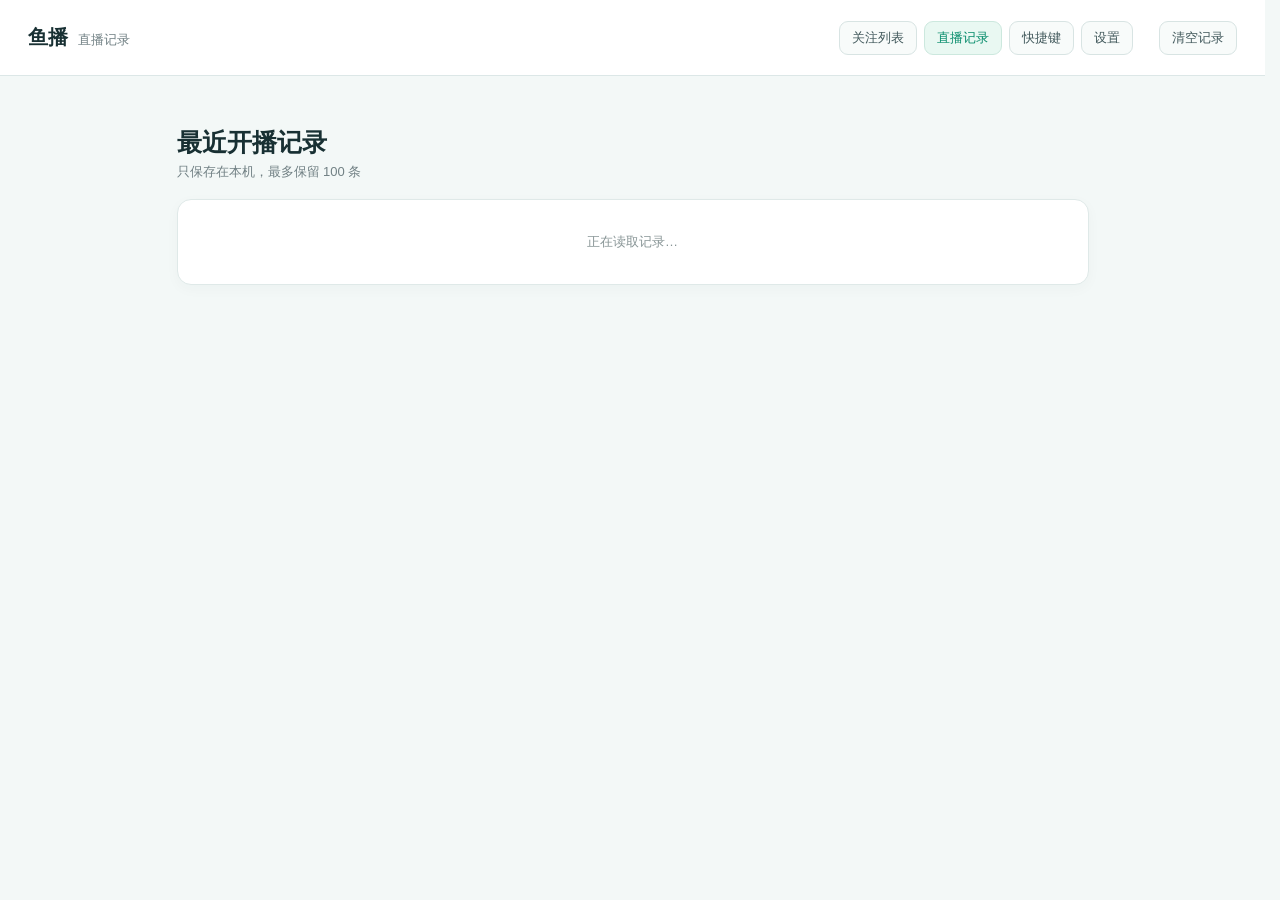
<file: tabs/history.html>
<!doctype html>
<html lang="zh-CN">
<head>
  <meta charset="utf-8">
  <meta name="viewport" content="width=device-width,initial-scale=1">
  <title>直播记录 · 鱼播</title>
  <link rel="stylesheet" href="secondary.css">
  <link rel="stylesheet" href="nav.css">
  <link rel="stylesheet" href="history.css">
</head>
<body>
  <header class="top secondary-top">
    <a class="brand" href="index.html"><span class="title">鱼播</span><span class="subtitle">直播记录</span></a>
    <nav class="site-nav" aria-label="页面导航">
      <a class="tool-button nav-link" href="index.html">关注列表</a>
      <a class="tool-button nav-link active" href="history.html" aria-current="page">直播记录</a>
      <a class="tool-button nav-link" href="shortcuts.html">快捷键</a>
      <a class="tool-button nav-link" href="settings.html">设置</a>
    </nav>
    <button class="tool-button page-action" id="clear-history">清空记录</button>
  </header>
  <main class="secondary-shell">
    <header class="page-heading">
      <h1>最近开播记录</h1><p>只保存在本机，最多保留 100 条</p>
    </header>
    <section class="settings-card"><div id="history-list" class="history-list"><div class="empty-note">正在读取记录…</div></div></section>
  </main>
  <script src="history.js"></script>
</body>
</html>
</file>
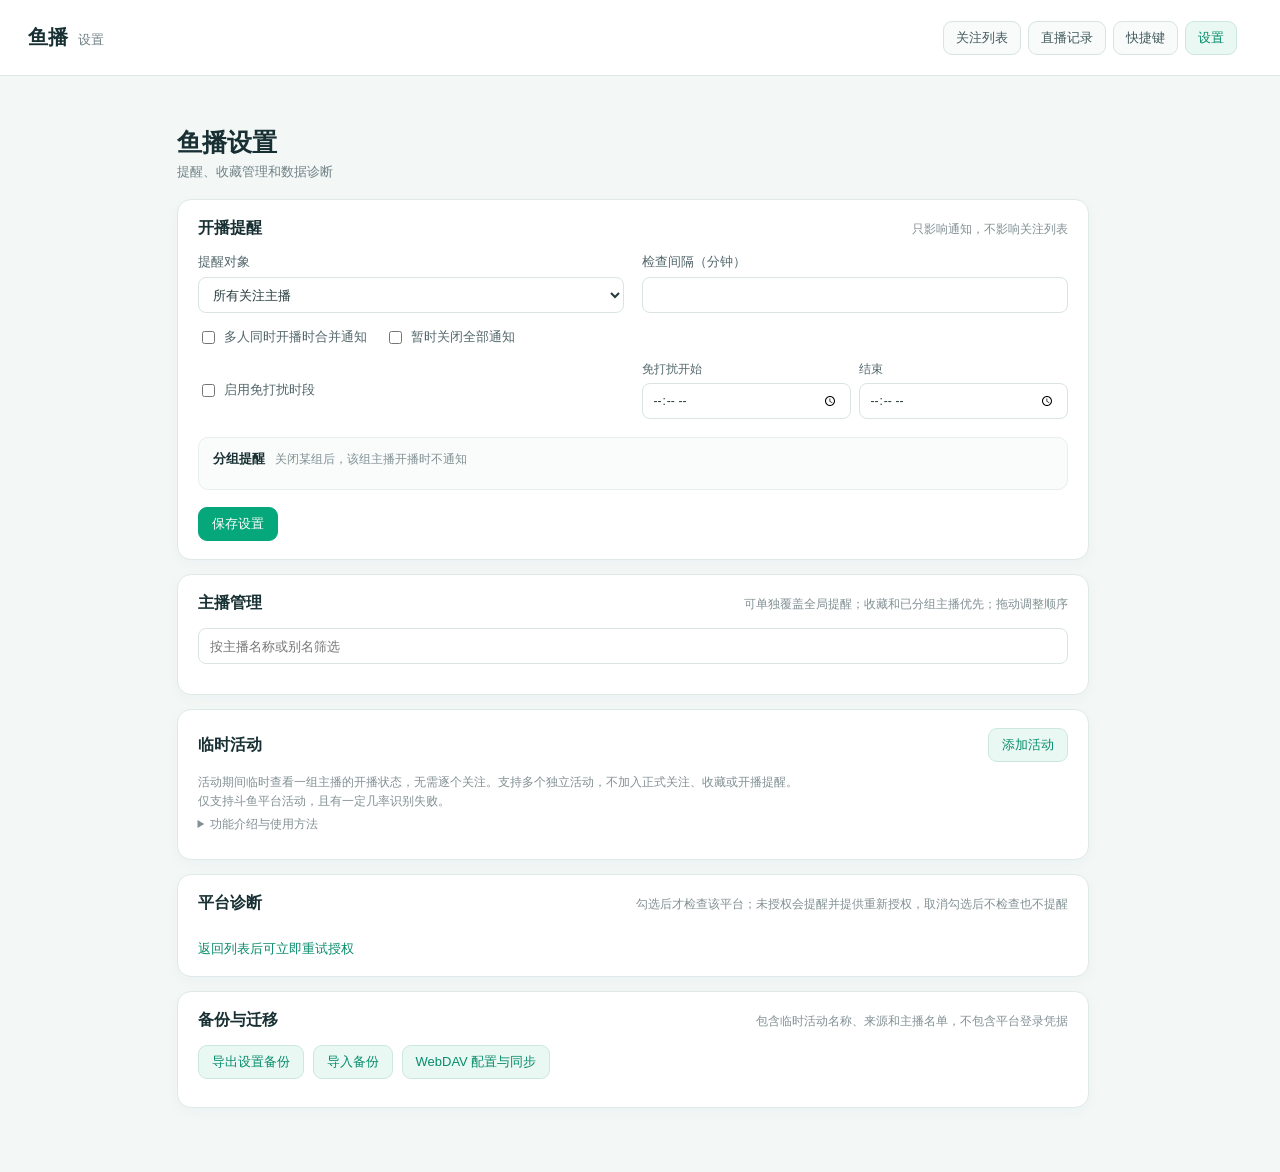
<file: tabs/settings.html>
<!doctype html>
<html lang="zh-CN">
<head>
  <meta charset="utf-8">
  <meta name="viewport" content="width=device-width,initial-scale=1">
  <title>设置 · 鱼播</title>
  <link rel="stylesheet" href="secondary.css">
  <link rel="stylesheet" href="platform-settings.css">
  <link rel="stylesheet" href="settings-enhancements.css">
  <link rel="stylesheet" href="nav.css">
  <link rel="stylesheet" href="temporary.css">
</head>
<body>
  <header class="top secondary-top">
    <a class="brand" href="index.html"><span class="title">鱼播</span><span class="subtitle">设置</span></a>
    <nav class="site-nav" aria-label="页面导航">
      <a class="tool-button nav-link" href="index.html">关注列表</a>
      <a class="tool-button nav-link" href="history.html">直播记录</a>
      <a class="tool-button nav-link" href="shortcuts.html">快捷键</a>
      <a class="tool-button nav-link active" href="settings.html" aria-current="page">设置</a>
    </nav>
  </header>
  <main class="secondary-shell">
    <header class="page-heading">
      <h1>鱼播设置</h1><p>提醒、收藏管理和数据诊断</p>
    </header>
    <section class="settings-card">
      <div class="section-title"><h2>开播提醒</h2><span>只影响通知，不影响关注列表</span></div>
      <div class="form-grid reminder-settings-grid">
        <label>提醒对象<select id="notify-mode"><option value="all">所有关注主播</option><option value="favorites">仅收藏主播</option><option value="none">关闭开播提醒</option></select></label>
        <label>检查间隔（分钟）<input id="refresh-minutes" type="number" min="1" max="60"></label>
        <div class="check-options-row">
          <label class="check-line"><input id="group-notifications" type="checkbox">多人同时开播时合并通知</label>
          <label class="check-line"><input id="mute-all" type="checkbox">暂时关闭全部通知</label>
        </div>
        <label class="check-line quiet-enabled"><input id="quiet-enabled" type="checkbox">启用免打扰时段</label>
        <div class="quiet-hours-row">
          <label>免打扰开始<input id="quiet-start" type="time"></label>
          <label>结束<input id="quiet-end" type="time"></label>
        </div>
      </div>
      <div class="group-notify-panel">
        <div class="group-notify-heading"><strong>分组提醒</strong><span>关闭某组后，该组主播开播时不通知</span></div>
        <div id="group-notify-rules" class="group-notify-grid"></div>
      </div>
      <div class="card-footer"><button class="primary-button" id="save-settings">保存设置</button><span id="save-status" aria-live="polite"></span></div>
    </section>
    <section class="settings-card">
      <div class="section-title"><h2>主播管理</h2><span>可单独覆盖全局提醒；收藏和已分组主播优先；拖动调整顺序</span></div>
      <input id="meta-search" class="secondary-search" type="search" placeholder="按主播名称或别名筛选">
      <p id="streamer-meta-status" class="streamer-meta-status" role="status" aria-live="polite"></p>
      <div id="streamer-list" class="streamer-list"></div>
    </section>
    <section class="settings-card" id="temporary-activities">
      <div class="section-title"><h2>临时活动 <span id="temporary-count"></span></h2><button class="secondary-button" id="temporary-add" type="button">添加活动</button></div>
      <p class="hint temporary-intro">活动期间临时查看一组主播的开播状态，无需逐个关注。支持多个独立活动，不加入正式关注、收藏或开播提醒。</p>
      <p class="hint temporary-support-note">仅支持斗鱼平台活动，且有一定几率识别失败。</p>
      <details class="temporary-help">
        <summary>功能介绍与使用方法</summary>
        <ol class="temporary-guide">
          <li><strong>添加活动：</strong>点击右上角“添加活动”，填写名称并粘贴斗鱼活动页链接。也可切换为“直播间链接列表”，导入斗鱼、虎牙、B站的房间地址，或读取本机 txt / JSON / HTML 文件。</li>
          <li><strong>预览再保存：</strong>点击“解析并预览”，核对主播名单、勾选需要的房间后保存。默认保留来源名单或输入顺序；动态页面可能识别不全或顺序有差异，请以预览为准。</li>
          <li><strong>查看与排序：</strong>回到“关注列表”，点击顶部分组栏中的活动名称，查看开播状态和有效的已播时长。可开启“只看正在直播”，或按 V 切换封面模式；格子的置顶、上移、下移按钮可调整顺序，每个活动独立保存。</li>
          <li><strong>更新与管理：</strong>“更新名单”重新读取来源，增删参与主播；“刷新状态”只检测现有名单。“编辑”可修改来源，名称修改后点“保存”，“详情”可查看来源与检测时间。操作只影响当前活动。</li>
          <li><strong>结束与迁移：</strong>活动数据保存在本机，随“备份与迁移”的 JSON / WebDAV 备份迁移。活动结束可删除，确认后无法直接撤销，需重新导入或从备份恢复；不会取消正式关注或影响其他活动。</li>
        </ol>
      </details>
      <p id="temporary-manager-status" class="hint" role="status" aria-live="polite"></p>
      <div id="temporary-activity-list" role="region" aria-label="临时活动管理列表" tabindex="0"></div>
    </section>
    <section class="settings-card" id="diagnostics">
      <div class="section-title"><h2>平台诊断</h2><span>勾选后才检查该平台；未授权会提醒并提供重新授权，取消勾选后不检查也不提醒</span></div>
      <div id="diagnostics-list" class="diagnostics-list"></div>
      <a class="text-link" href="index.html">返回列表后可立即重试授权</a>
    </section>
    <section class="settings-card">
      <div class="section-title"><h2>备份与迁移</h2><span>包含临时活动名称、来源和主播名单，不包含平台登录凭据</span></div>
      <div class="backup-actions"><button class="secondary-button" id="export-backup">导出设置备份</button><label class="file-button">导入备份<input id="import-backup" type="file" accept="application/json,.json"></label><button class="secondary-button" id="webdav-open" type="button">WebDAV 配置与同步</button></div>
      <p id="backup-status" class="hint" aria-live="polite"></p>
      <button class="secondary-button" id="reload-backup-runtime" type="button" hidden>更新后台</button>
    </section>
  </main>
  <dialog id="groups-dialog" class="meta-dialog groups-dialog">
    <div class="meta-dialog-heading"><div><h2>主播分组</h2><p>添加或删除分组；所有关注主播均可分组，无需先收藏</p></div><button class="dialog-close" id="close-groups-top" type="button" aria-label="关闭">×</button></div>
    <form id="add-group-form" class="inline-form"><input id="new-group" maxlength="16" placeholder="新分组名称"><button class="secondary-button" type="submit">添加分组</button></form>
    <div id="groups" class="group-list"></div>
    <div class="meta-dialog-actions"><button class="secondary-button" id="close-groups" type="button">完成</button></div>
  </dialog>
  <dialog id="meta-dialog" class="meta-dialog">
    <form id="meta-edit-form">
      <div class="meta-dialog-heading"><div><h2 id="meta-dialog-title">主播别名</h2><p>每个别名单独添加，都会显示在主页标签中并支持搜索</p></div><button class="dialog-close" id="cancel-meta-top" type="button" aria-label="关闭">×</button></div>
      <div id="meta-alias-list" class="meta-alias-list" aria-live="polite"></div>
      <div class="meta-alias-field"><label for="meta-alias-input">添加别名 / 拼音</label><div class="meta-alias-input-row"><input id="meta-alias-input" maxlength="80" placeholder="输入后按回车或点添加"><button class="secondary-button" id="add-meta-alias" type="button">添加</button></div></div>
      <p id="meta-dialog-status" class="hint" aria-live="polite"></p>
      <div class="meta-dialog-actions"><button class="secondary-button" id="cancel-meta" type="button">取消</button><button class="primary-button" type="submit">保存别名</button></div>
    </form>
  </dialog>
  <dialog id="webdav-dialog" class="meta-dialog webdav-dialog">
    <div class="meta-dialog-heading"><div><h2>WebDAV 配置与同步</h2><p>配置仅保存在本机；可手动上传或恢复备份</p></div><button class="dialog-close" id="webdav-close-top" type="button" aria-label="关闭">×</button></div>
    <div class="webdav-fields">
      <label>WebDAV 服务器地址<input id="webdav-server-url" type="url" placeholder="https://dav.example.com/" autocomplete="url"></label>
      <label class="webdav-directory-field">目录路径<input id="webdav-directory" type="text" placeholder="无目录留空" autocomplete="off"></label>
      <label>用户名<input id="webdav-username" type="text" autocomplete="username"></label>
      <label>密码或应用专用密码<input id="webdav-password" type="password" autocomplete="current-password"></label>
    </div>
    <p class="hint">目录路径相对于服务器地址；扩展会在该目录中读写 yubo-backup.json。请确认目录已存在且账号有读写权限；建议使用 HTTPS 和应用专用密码。</p>
    <p id="webdav-status" class="hint webdav-status" aria-live="polite"></p>
    <div class="webdav-actions"><button class="secondary-button" id="save-webdav" type="button">保存配置</button><button class="secondary-button" id="webdav-upload" type="button">上传当前配置</button><button class="primary-button" id="webdav-download" type="button">从 WebDAV 恢复</button><button class="dialog-cancel secondary-button" id="webdav-close" type="button">关闭</button></div>
  </dialog>
  <dialog id="temporary-dialog" class="temporary-dialog" aria-labelledby="temporary-dialog-title">
    <div class="temporary-dialog-heading"><h2 id="temporary-dialog-title">新增临时活动</h2><button type="button" id="temporary-close" class="tool-button" aria-label="关闭导入">关闭</button></div>
    <p>各活动独立保存。更新名单只替换当前活动，不更改其他活动、正式关注或收藏。活动页解析仅支持斗鱼平台活动，且有一定几率识别失败；直播间链接列表仍可导入斗鱼、虎牙和 B 站。</p>
    <label for="temporary-name">活动名称</label>
    <input id="temporary-name" maxlength="24" placeholder="例如：户外活动、赛事嘉宾">
    <label for="temporary-mode">导入方式</label>
    <select id="temporary-mode"><option value="activity">斗鱼活动页链接：提取页面中的主播</option><option value="rooms">直播间链接列表：直接导入</option></select>
    <label for="temporary-input">活动链接，或每行一个直播间链接</label>
    <textarea id="temporary-input" rows="5" maxlength="1000000" placeholder="https://www.douyu.com/91124&#10;直接导入直播间时，请先切换为“直播间链接列表”"></textarea>
    <label class="temporary-file-label">也可读取本机 txt / JSON / HTML 链接文件 <input id="temporary-file" type="file" accept=".txt,.json,.html,.htm"></label>
    <div class="temporary-dialog-actions"><button id="temporary-parse" class="tool-button" type="button">解析并预览</button><button id="temporary-apply" class="tool-button" type="button" disabled>保存活动</button></div>
    <p id="temporary-import-status" role="status" aria-live="polite"></p>
    <div id="temporary-preview" class="temporary-preview"></div>
  </dialog>
  <dialog id="temporary-delete-dialog" class="meta-dialog temporary-delete-dialog" aria-labelledby="temporary-delete-title" aria-describedby="temporary-delete-description temporary-delete-warning">
    <form method="dialog">
      <div class="meta-dialog-heading"><h2 id="temporary-delete-title">确认删除临时活动？</h2></div>
      <p id="temporary-delete-description"></p>
      <p id="temporary-delete-warning" class="temporary-delete-warning">删除后无法直接撤销，需重新导入或从备份恢复。不会取消正式关注、移除收藏或影响其他活动。</p>
      <div class="meta-dialog-actions"><button id="temporary-delete-cancel" class="secondary-button" value="cancel" autofocus>取消</button><button id="temporary-delete-confirm" class="secondary-button temporary-confirm-delete" value="delete">确认删除</button></div>
    </form>
  </dialog>
  <script src="../static/room-data.js"></script>
  <script src="../static/temporary-list.js"></script>
  <script src="temporary-ui.js"></script>
  <script src="temporary-settings.js"></script>
  <script src="settings.js"></script>
</body>
</html>
</file>
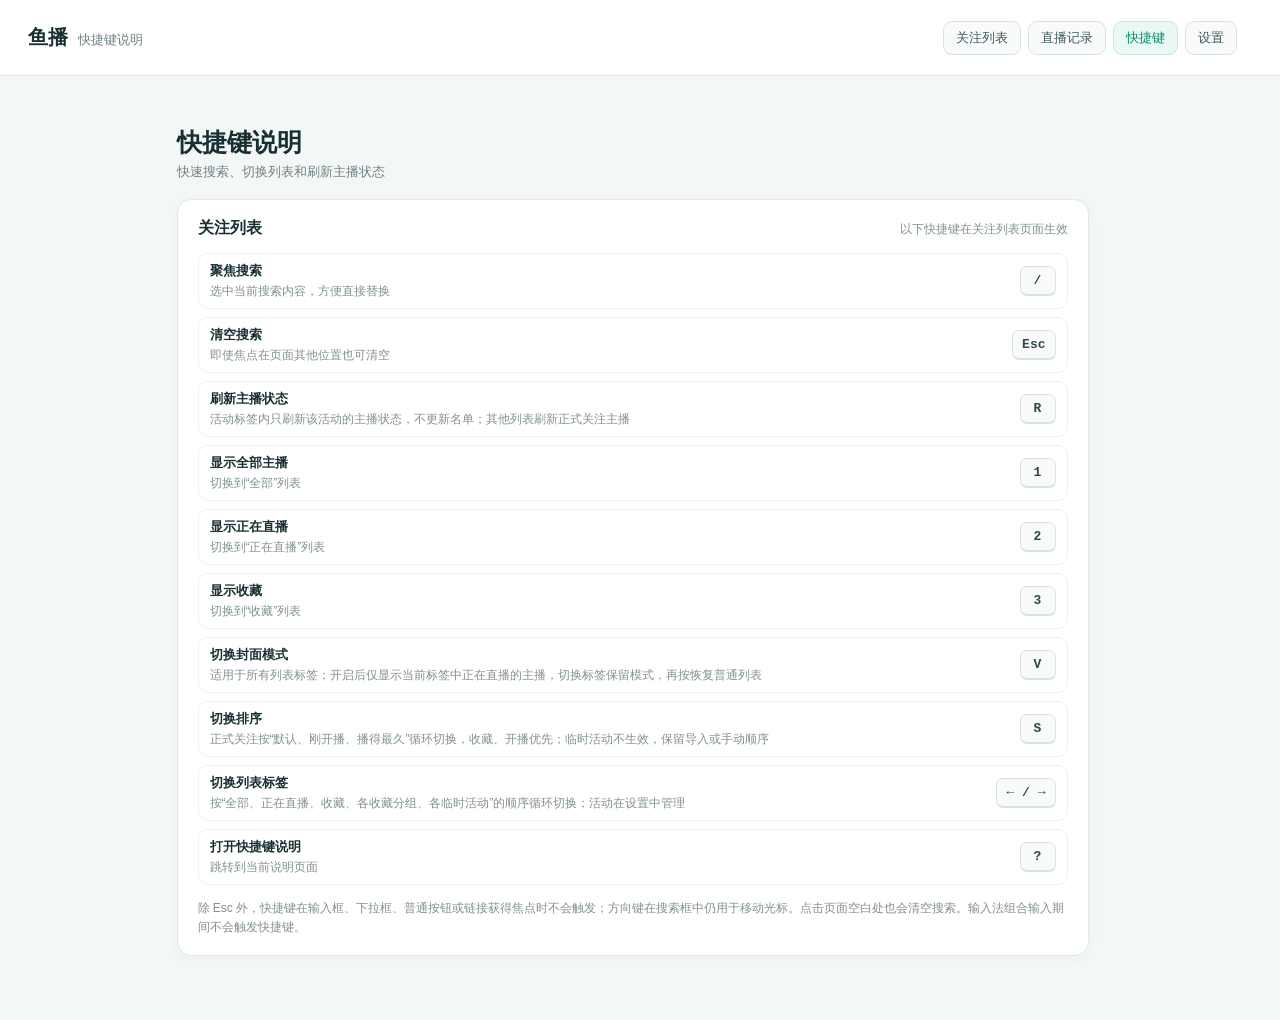
<file: tabs/shortcuts.html>
<!doctype html>
<html lang="zh-CN">
<head>
  <meta charset="utf-8">
  <meta name="viewport" content="width=device-width,initial-scale=1">
  <title>快捷键说明 · 鱼播</title>
  <link rel="stylesheet" href="secondary.css">
  <link rel="stylesheet" href="nav.css">
  <link rel="stylesheet" href="shortcuts.css">
</head>
<body>
  <header class="top secondary-top">
    <a class="brand" href="index.html"><span class="title">鱼播</span><span class="subtitle">快捷键说明</span></a>
    <nav class="site-nav" aria-label="页面导航">
      <a class="tool-button nav-link" href="index.html">关注列表</a>
      <a class="tool-button nav-link" href="history.html">直播记录</a>
      <a class="tool-button nav-link active" href="shortcuts.html" aria-current="page">快捷键</a>
      <a class="tool-button nav-link" href="settings.html">设置</a>
    </nav>
  </header>
  <main class="secondary-shell">
    <header class="page-heading">
      <h1>快捷键说明</h1>
      <p>快速搜索、切换列表和刷新主播状态</p>
    </header>
    <section class="settings-card">
      <div class="section-title"><h2>关注列表</h2><span>以下快捷键在关注列表页面生效</span></div>
      <div class="shortcut-list">
        <div class="shortcut-item"><div><strong>聚焦搜索</strong><small>选中当前搜索内容，方便直接替换</small></div><kbd>/</kbd></div>
        <div class="shortcut-item"><div><strong>清空搜索</strong><small>即使焦点在页面其他位置也可清空</small></div><kbd>Esc</kbd></div>
        <div class="shortcut-item"><div><strong>刷新主播状态</strong><small>活动标签内只刷新该活动的主播状态，不更新名单；其他列表刷新正式关注主播</small></div><kbd>R</kbd></div>
        <div class="shortcut-item"><div><strong>显示全部主播</strong><small>切换到“全部”列表</small></div><kbd>1</kbd></div>
        <div class="shortcut-item"><div><strong>显示正在直播</strong><small>切换到“正在直播”列表</small></div><kbd>2</kbd></div>
        <div class="shortcut-item"><div><strong>显示收藏</strong><small>切换到“收藏”列表</small></div><kbd>3</kbd></div>
        <div class="shortcut-item"><div><strong>切换封面模式</strong><small>适用于所有列表标签；开启后仅显示当前标签中正在直播的主播，切换标签保留模式，再按恢复普通列表</small></div><kbd>V</kbd></div>
        <div class="shortcut-item"><div><strong>切换排序</strong><small>正式关注按“默认、刚开播、播得最久”循环切换，收藏、开播优先；临时活动不生效，保留导入或手动顺序</small></div><kbd>S</kbd></div>
        <div class="shortcut-item"><div><strong>切换列表标签</strong><small>按“全部、正在直播、收藏、各收藏分组、各临时活动”的顺序循环切换；活动在设置中管理</small></div><kbd>← / →</kbd></div>
        <div class="shortcut-item"><div><strong>打开快捷键说明</strong><small>跳转到当前说明页面</small></div><kbd>?</kbd></div>
      </div>
      <p class="shortcut-note">除 Esc 外，快捷键在输入框、下拉框、普通按钮或链接获得焦点时不会触发；方向键在搜索框中仍用于移动光标。点击页面空白处也会清空搜索。输入法组合输入期间不会触发快捷键。</p>
    </section>
  </main>
</body>
</html>
</file>
<file: tabs/secondary.css>
:root{font-family:-apple-system,BlinkMacSystemFont,"Segoe UI","Microsoft YaHei",sans-serif;color:#183033;background:#f3f8f7}*{box-sizing:border-box}body{margin:0;background:#f3f8f7}.secondary-shell{max-width:960px;margin:0 auto;padding:28px 24px 50px}.secondary-header{display:flex;align-items:flex-start;justify-content:space-between;margin-bottom:22px}.back-link,.text-link{color:#078c6b;text-decoration:none;font-size:13px}.back-link:hover,.text-link:hover{text-decoration:underline}.secondary-header h1{margin:13px 0 3px;font-size:25px}.secondary-header p{margin:0;color:#718084;font-size:13px}.version-badge{border:1px solid #cce8de;background:#e9f8f2;color:#078c6b;border-radius:999px;padding:5px 10px;font-size:12px}.settings-card{margin:14px 0;padding:18px 20px;background:#fff;border:1px solid #dfe9e8;border-radius:14px;box-shadow:0 4px 14px #173b3608}.section-title{display:flex;align-items:baseline;justify-content:space-between;gap:12px;margin-bottom:14px}.section-title h2{margin:0;font-size:16px}.section-title span,.hint{color:#829093;font-size:12px}.form-grid{display:grid;grid-template-columns:repeat(2,minmax(0,1fr));gap:13px 18px}.form-grid>label{display:flex;flex-direction:column;gap:6px;color:#52666a;font-size:13px}.form-grid select,.form-grid input[type=number],.form-grid input[type=time],.inline-form input{min-height:36px;padding:0 10px;border:1px solid #d9e4e3;border-radius:8px;background:#fff;color:#243a3c;font:inherit}.form-grid .check-line{flex-direction:row;align-items:center;min-height:36px}.check-line input{accent-color:#06a77a}.card-footer{display:flex;align-items:center;gap:12px;margin-top:17px}.primary-button,.secondary-button,.file-button{display:inline-flex;align-items:center;justify-content:center;min-height:34px;padding:0 13px;border:1px solid #cce8de;border-radius:9px;background:#e9f8f2;color:#078c6b;font:inherit;font-size:13px;cursor:pointer}.primary-button{background:#06a77a;border-color:#06a77a;color:#fff}.primary-button:hover{background:#078f6b}.secondary-button:hover,.file-button:hover{background:#ddf4eb}.inline-form{display:flex;gap:8px;margin-bottom:12px}.inline-form input{flex:1}.group-list{display:flex;flex-wrap:wrap;gap:7px;margin-bottom:12px}.group-chip{display:inline-flex;align-items:center;gap:5px;padding:4px 9px;border:1px solid #dce8e5;border-radius:999px;background:#f7fbfa;color:#52666a;font-size:12px}.group-chip button{border:0;background:transparent;color:#96a4a4;cursor:pointer}.managed-list{display:flex;flex-direction:column;gap:7px}.managed-item{display:flex;align-items:center;gap:9px;min-height:42px;padding:6px 9px;border:1px solid #edf1ef;border-radius:9px}.managed-name{min-width:120px;flex:1;font-size:13px;font-weight:600}.managed-sub{color:#859294;font-size:11px}.managed-item select{max-width:150px;min-height:30px;border:1px solid #dfe7e5;border-radius:7px;background:#fff;color:#42595c;font:inherit;font-size:12px}.icon-button{width:29px;height:29px;border:1px solid #e1e9e7;border-radius:7px;background:#fff;color:#65797b;cursor:pointer}.icon-button:hover{background:#f0f8f5;color:#078c6b}.empty-note{padding:15px;color:#889596;text-align:center;font-size:13px}.diagnostics-list{display:grid;gap:8px}.diagnostic-row{display:grid;grid-template-columns:10px minmax(120px,1fr) 120px minmax(100px,auto);align-items:center;gap:10px;padding:8px 10px;border-radius:8px;background:#f8fbfa;font-size:12px}.diagnostic-dot{width:8px;height:8px;border-radius:50%;background:#b5c3c2}.diagnostic-dot.ok{background:#16a579}.diagnostic-dot.error{background:#e2a53e}.diagnostic-message{color:#718084}.backup-actions{display:flex;align-items:center;gap:9px}.file-button input{display:none}.hint{margin:10px 0 0}.text-link{display:inline-block;margin-top:12px}@media(max-width:640px){.secondary-shell{padding:18px 14px 35px}.settings-card{padding:15px}.section-title{align-items:flex-start;flex-direction:column;gap:3px}.form-grid{grid-template-columns:1fr}.diagnostic-row{grid-template-columns:10px 1fr auto}.diagnostic-message{grid-column:2/-1}.managed-name{min-width:80px}.managed-item{flex-wrap:wrap}}
</file>
<file: tabs/nav.css>
html{scrollbar-gutter:stable}
.top{position:sticky;top:0;z-index:100;isolation:isolate;min-height:76px;padding:12px 28px;border-bottom:1px solid #dce7e7;background:#fff;display:flex;align-items:center;gap:24px}
.top::before{content:"";position:absolute;z-index:-1;top:0;bottom:-1px;left:0;width:100vw;background:#fff;border-bottom:1px solid #dce7e7;pointer-events:none}
.brand{display:flex;align-items:baseline;gap:10px;white-space:nowrap}
.brand[href]{color:inherit;text-decoration:none}
.title{font-size:20px;font-weight:750}
.subtitle{font-size:13px;color:#718084}
.top-meta{display:flex;flex-direction:column;gap:3px;margin-left:auto;text-align:right;white-space:nowrap}
.count{font-size:14px;font-weight:650;color:#243a3c}
.updated{font-size:12px;color:#819092}
.top-actions{display:flex;align-items:center;gap:8px}
.tool-button{height:34px;padding:0 12px;border:1px solid #d8e4e3;border-radius:9px;background:#f8fbfa;color:#42595c;font:inherit;font-size:13px;text-decoration:none;display:inline-flex;align-items:center;justify-content:center;white-space:nowrap;cursor:pointer}
.tool-button:hover{background:#eef8f5;border-color:#c6e6da;color:#078c6b}
.tool-button:disabled{opacity:.55;cursor:wait}
.site-nav{display:flex;align-items:center;gap:7px}
.site-nav .nav-link.active{border-color:#cce8de;background:#e9f8f2;color:#078c6b}
.secondary-top .site-nav{margin-left:auto}
.secondary-top .page-action{margin-left:2px}
.page-heading{margin:22px 0 18px}
.page-heading h1{margin:0 0 4px;font-size:25px}
.page-heading p{margin:0;color:#718084;font-size:13px}
@media(max-width:900px){.secondary-top{flex-wrap:wrap;gap:8px 14px}.secondary-top .site-nav{margin-left:auto}}
@media(max-width:640px){.top{padding:12px 18px}.secondary-top .site-nav{order:3;width:100%;margin-left:0;justify-content:flex-end}.secondary-top .page-action{margin-left:auto}}
</file>
<file: tabs/history.css>
.history-list{display:flex;flex-direction:column;gap:8px}.history-item{display:flex;align-items:center;gap:12px;padding:9px 10px;border:1px solid #edf1ef;border-radius:10px;color:inherit;text-decoration:none}.history-item:hover{background:#f8fbfa;border-color:#d5e8e2}.history-item>img{width:42px;height:42px;border-radius:50%;object-fit:cover;background:#eef3f2}.history-name{display:flex;flex-direction:column;gap:3px;min-width:0;flex:1}.history-name strong,.history-time strong{font-size:13px}.history-name small,.history-time small{font-size:11px;color:#849193}.history-time{display:flex;flex-direction:column;align-items:flex-end;gap:3px;white-space:nowrap}.history-arrow{color:#78908c;font-size:17px}@media(max-width:560px){.history-item{gap:8px}.history-time{white-space:normal;text-align:right}.history-name{min-width:70px}}
</file>
<file: tabs/platform-settings.css>
.platform-toggle-grid{display:flex;flex-wrap:wrap;gap:8px;margin:0 0 15px}.platform-toggle{display:inline-flex;align-items:center;gap:7px;padding:7px 10px;border:1px solid #e1eae8;border-radius:9px;background:#f8fbfa;color:#52666a;font-size:12px}.platform-toggle input{accent-color:#06a77a}
</file>
<file: tabs/settings-enhancements.css>
.group-notify-panel{margin-top:18px;padding:12px 14px;border:1px solid #e6efed;border-radius:10px;background:#f9fcfb}
.group-notify-heading{display:flex;align-items:baseline;gap:10px;margin-bottom:9px;font-size:13px}
.group-notify-heading span{color:#829093;font-size:12px}
.group-notify-grid{display:flex;flex-wrap:wrap;gap:8px}
.group-notify-item{display:inline-flex;align-items:center;gap:6px;padding:6px 10px;border:1px solid #dfeae7;border-radius:999px;background:#fff;color:#52666a;font-size:12px;cursor:pointer}
.group-notify-item input{accent-color:#06a77a}
.reminder-settings-grid{row-gap:9px}
.check-options-row{grid-column:1/-1;display:flex;align-items:center;flex-wrap:wrap;gap:5px 18px;min-height:30px}
.check-options-row .check-line{display:inline-flex;align-items:center;gap:6px;min-height:28px;white-space:nowrap;color:#52666a;font-size:13px}
.quiet-enabled{min-height:32px!important;white-space:nowrap}
.quiet-hours-row{grid-column:2;display:grid;grid-template-columns:repeat(2,minmax(0,1fr));align-items:end;gap:8px;min-width:0}
.quiet-hours-row>label{display:flex;flex-direction:column;gap:5px;min-width:0;color:#52666a;font-size:12px}
.quiet-hours-row input[type=time]{width:100%;min-width:0}
.secondary-search{width:100%;height:36px;margin-bottom:10px;padding:0 11px;border:1px solid #d9e4e3;border-radius:8px;background:#fff;color:#243a3c;font:inherit;font-size:13px;outline:none}
.secondary-search:focus{border-color:#80cdb2;box-shadow:0 0 0 3px #e2f6ee}
.webdav-grid>label:first-child{grid-column:1/-1}
.webdav-actions{display:flex;flex-wrap:wrap;gap:8px;margin-top:15px}
.webdav-dialog{gap:13px;width:min(560px,calc(100vw - 32px))}
.webdav-dialog:not([open]){display:none}
.webdav-dialog[open]{display:grid}
.webdav-fields{display:grid;grid-template-columns:repeat(2,minmax(0,1fr));gap:12px 14px}
.webdav-fields>label:first-child{grid-column:1/-1}
.webdav-directory-field{grid-column:1/-1}
.webdav-fields input{width:100%}
.webdav-actions .dialog-cancel{margin-left:auto}
.webdav-status:empty{display:none}
.streamer-list{display:grid;gap:6px;max-height:60vh;overflow:auto;padding:1px 5px 1px 1px;align-content:start}
.streamer-manage-item{display:grid;grid-template-columns:minmax(160px,1fr) auto;align-items:center;gap:12px;min-height:48px;padding:7px 9px;border:1px solid #e8efed;border-radius:9px;background:#fff}
.streamer-manage-item[hidden]{display:none}
.streamer-controls{display:flex;align-items:center;justify-content:flex-end;gap:6px;flex-wrap:wrap}
.streamer-controls select{max-width:150px;min-height:32px;padding:0 8px;border:1px solid #dfe7e5;border-radius:7px;background:#fff;color:#42595c;font:inherit;font-size:12px}
.streamer-favorite-tools{display:flex;gap:4px}
.streamer-favorite-tools button:disabled{opacity:.4;cursor:default}
.favorite-remove{display:grid;place-items:center;color:#eead36;padding:4px}
.favorite-remove svg{display:block;width:18px;height:18px;fill:currentColor}
.streamer-meta-button{min-height:32px;padding:0 10px;white-space:nowrap}
.meta-dialog{width:min(460px,calc(100vw - 32px));padding:22px;border:1px solid #dfe9e8;border-radius:16px;background:#fff;color:#183033;box-shadow:0 20px 70px #123a3440}
.meta-dialog::backdrop{background:#16332f55;backdrop-filter:blur(2px)}
.meta-dialog form{display:grid;gap:14px}
.meta-dialog-heading{display:flex;align-items:flex-start;justify-content:space-between;gap:14px;margin-bottom:3px}
.meta-dialog-heading h2{margin:0;font-size:18px}
.meta-dialog-heading p{margin:5px 0 0;color:#829093;font-size:12px}
.meta-dialog label{display:flex;flex-direction:column;gap:6px;color:#52666a;font-size:13px}
.meta-dialog input{height:38px;padding:0 10px;border:1px solid #d9e4e3;border-radius:8px;background:#fff;color:#243a3c;font:inherit;font-size:13px}
.meta-dialog-actions{display:flex;justify-content:flex-end;gap:8px;margin-top:5px}
.dialog-close{width:30px;height:30px;border:0;border-radius:8px;background:#f4f8f7;color:#718084;font-size:21px;line-height:1;cursor:pointer}
@media(max-width:760px){.streamer-manage-item{grid-template-columns:1fr;gap:7px}.streamer-controls{justify-content:flex-start}.streamer-controls select{flex:1 1 120px;max-width:none}}
@media(max-width:640px){.group-notify-heading{align-items:flex-start;flex-direction:column;gap:3px}.streamer-controls select{min-width:0}}
.streamer-meta-status{position:fixed;z-index:1000;left:50%;bottom:24px;max-width:calc(100vw - 32px);margin:0;padding:9px 15px;border:1px solid #cce8de;border-radius:999px;background:#183033;color:#fff;box-shadow:0 8px 24px #0b302b24;font-size:13px;line-height:1.4;text-align:center;opacity:0;visibility:hidden;pointer-events:none;transform:translate(-50%,8px);transition:opacity .18s,transform .18s,visibility .18s;user-select:none}
.streamer-meta-status.is-visible{opacity:1;visibility:visible;transform:translate(-50%,0)}
.streamer-meta-status:empty{display:none}
.streamer-manage-item{grid-template-columns:22px minmax(160px,1fr) auto;transition:background .15s,border-color .15s,opacity .15s}
.streamer-manage-item.dragging{opacity:.48}
.streamer-manage-item.drag-over{border-color:#74c9ac;background:#f0fbf7}
.streamer-drag-handle{display:grid;place-items:center;color:#9aa9a8;font-size:18px;line-height:1;cursor:grab;user-select:none;touch-action:none}
.streamer-drag-handle:hover{color:#078c6b}
.streamer-drag-handle:active{cursor:grabbing}
.group-add-trigger{display:inline-grid;place-items:center;width:34px;height:34px;padding:0;border:1px dashed #bfded3;border-radius:50%;background:#fff;color:#078c6b;cursor:pointer;transition:background .15s,border-color .15s,transform .15s}
.group-add-icon{position:relative;display:block;width:10px;height:10px}
.group-add-icon::before,.group-add-icon::after{position:absolute;top:50%;left:50%;width:10px;height:1.5px;border-radius:2px;background:currentColor;content:"";transform:translate(-50%,-50%)}
.group-add-icon::after{transform:translate(-50%,-50%) rotate(90deg)}
.group-add-trigger:hover{border-color:#73c5a7;background:#eaf8f2;transform:scale(1.04)}
.diagnostic-row{grid-template-columns:10px minmax(100px,1fr) minmax(120px,auto) minmax(100px,auto) auto}
.diagnostic-actions{display:flex;align-items:center;justify-content:flex-end;gap:10px;white-space:nowrap}
.platform-enable-toggle{display:inline-flex;align-items:center;gap:5px;color:#607579;font-size:12px;cursor:pointer}
.platform-enable-toggle input{accent-color:#06a77a}
.diagnostic-reauthorize{min-height:28px;padding:0 8px;font-size:12px;white-space:nowrap}
@media(max-width:760px){.diagnostic-row{grid-template-columns:10px minmax(80px,1fr) minmax(100px,auto) auto}.diagnostic-message{grid-column:2/-1}.diagnostic-actions{grid-column:2/-1;justify-content:flex-start}}
.groups-dialog .inline-form{display:flex;align-items:center;gap:8px;margin:0}
.groups-dialog .inline-form input{min-width:0;min-height:36px;flex:1;padding:0 10px;border:1px solid #d9e4e3;border-radius:8px;background:#fff;color:#243a3c;font:inherit;font-size:13px}
.groups-dialog .group-list{margin:0}
.groups-dialog .meta-dialog-actions{margin-top:0}
.groups-dialog:not([open]){display:none}
.groups-dialog[open]{display:grid;gap:14px}
.streamer-manage-item>.managed-name{display:flex;align-items:center;flex-wrap:wrap;gap:5px;min-width:0}
@media(max-width:640px){.quiet-hours-row{grid-column:1}.check-options-row{gap:3px 14px}}
.managed-primary{min-width:0}
.managed-aliases{display:inline-flex;align-items:center;flex-wrap:wrap;gap:4px}
.managed-alias-tag{max-width:140px;overflow:hidden;padding:1px 7px;border:1px solid #d9e3f1;border-radius:999px;background:#f0f4fb;color:#52657a;font-size:11px;font-weight:500;line-height:16px;text-overflow:ellipsis;white-space:nowrap}
.meta-alias-list{display:flex;flex-wrap:wrap;gap:7px;min-height:8px}
.meta-alias-chip{display:inline-flex;align-items:center;gap:5px;max-width:100%;padding:4px 7px 4px 10px;border:1px solid #cfe9df;border-radius:999px;background:#eff9f5;color:#16765f;font-size:12px}
.meta-alias-chip span{overflow:hidden;text-overflow:ellipsis;white-space:nowrap}
.meta-alias-chip button{width:18px;height:18px;padding:0;border:0;border-radius:50%;background:transparent;color:#78938a;font-size:16px;line-height:16px;cursor:pointer}
.meta-alias-chip button:hover{background:#d9f0e7;color:#087b60}
.meta-alias-input-row{display:flex;gap:8px}
.meta-alias-field{display:grid;gap:6px}
.meta-alias-input-row input{min-width:0;flex:1}
.meta-alias-input-row button{flex:none}
@media(max-width:760px){.streamer-manage-item{grid-template-columns:22px minmax(0,1fr);gap:7px}.streamer-controls{grid-column:2;justify-content:flex-start}.streamer-controls select{flex:1 1 120px;max-width:none}}
@media(max-width:520px){.webdav-fields{grid-template-columns:1fr}.webdav-fields>label:first-child{grid-column:auto}.webdav-actions .dialog-cancel{margin-left:0}}
#reload-backup-runtime[hidden]{display:none}
</file>
<file: tabs/temporary.css>
.temporary-dialog{width:min(720px,calc(100vw - 60px));max-height:84vh;box-sizing:border-box;padding:24px;border:1px solid #c9e5da;border-radius:16px;background:#fff;color:#193a3a;box-shadow:0 18px 60px #143e3b30}
.temporary-intro{max-width:900px;line-height:1.7}
.temporary-guide{margin:12px 0 14px;padding:12px 16px 12px 34px;border:1px solid #e0ece7;border-radius:10px;background:#f7fbf9;color:#71847f;font-size:12px;line-height:1.8;overflow-wrap:anywhere}
.temporary-guide li+li{margin-top:7px}
.temporary-guide strong{color:#355d50;font-weight:600}
.temporary-dialog::backdrop{background:#163c3c55;backdrop-filter:blur(3px)}
.temporary-dialog-heading{display:flex;align-items:center;justify-content:space-between;gap:12px}
.temporary-dialog h2{margin:0;font-size:20px}
.temporary-dialog p{font-size:13px;line-height:1.7;color:#6f8585}
.temporary-dialog>label{display:block;font-size:13px;margin:14px 0 6px}
.temporary-dialog input[type="text"],.temporary-dialog #temporary-name,.temporary-dialog select,.temporary-dialog textarea{box-sizing:border-box;width:100%;border:1px solid #d5e3e1;border-radius:9px;background:#fbfefe;color:#234846;font:inherit;font-size:13px;padding:10px;resize:vertical}
.temporary-dialog-actions{display:flex;gap:10px;flex-wrap:wrap;margin-top:14px}
.temporary-dialog .temporary-file-label{font-size:12px;color:#758988;line-height:1.8}
.temporary-preview{max-height:280px;overflow-y:auto;border-top:1px solid #e1ece8}
.temporary-preview-row{display:grid;grid-template-columns:20px 1fr;align-items:center;gap:4px 8px;padding:9px 0;border-bottom:1px solid #edf4f1;font-size:13px;cursor:pointer}
.temporary-preview-row small{grid-column:2;color:#7a8f90;overflow-wrap:anywhere}
.temporary-preview-row input{grid-row:1/3}
.temporary-help{margin:0 0 8px;color:#829093;font-size:12px}
.temporary-support-note{margin:0 0 6px;line-height:1.5}
.temporary-help summary{width:max-content;cursor:pointer}
.temporary-help p{margin:6px 0;line-height:1.6}
#temporary-activities .section-title{flex-direction:row;align-items:center;margin-bottom:8px}
#temporary-manager-status{margin:6px 0;font-size:12px}
#temporary-manager-status:empty{display:none}
#temporary-activity-list{max-height:360px;overflow-y:auto;overscroll-behavior-y:contain;scrollbar-width:thin;scrollbar-color:#bed4cd transparent;scrollbar-gutter:stable}
#temporary-activity-list:focus-visible{outline:2px solid #80cdb2;outline-offset:3px;border-radius:6px}
.temporary-activity{padding:9px 0;border-bottom:1px solid #e0eaea}
.temporary-activity:last-child{border-bottom:0}
.temporary-activity-line{display:grid;grid-template-columns:minmax(180px,1fr) minmax(110px,.6fr) auto;align-items:center;gap:12px}
.temporary-activity-heading{display:flex;gap:6px;align-items:center;min-width:0}
.temporary-activity-heading input{width:100%;min-width:0;padding:6px 8px;border:1px solid #d5e3e1;border-radius:7px;font:inherit;font-size:13px}
.temporary-activity .secondary-button{flex:none;min-height:30px;padding:0 9px;font-size:12px;white-space:nowrap}
.temporary-activity-count{font-size:12px;color:#718084;white-space:nowrap}
.temporary-activity-count strong{color:#078c6b;font-weight:600}
.temporary-actions{display:flex;align-items:center;justify-content:flex-end;gap:6px}
.temporary-activity .temporary-delete{background:#fff;border-color:#e1e8e6;color:#87918f}
.temporary-activity .temporary-delete:hover{background:#fff1ef;border-color:#efcec7;color:#b45143}
.temporary-delete-dialog p{line-height:1.7;overflow-wrap:anywhere}
.temporary-delete-dialog .temporary-delete-warning{padding:12px;border:1px solid #f1d1c8;border-radius:10px;background:#fff5f2;color:#a94736;font-size:13px}
.temporary-delete-dialog .temporary-confirm-delete{background:#c54736;border-color:#c54736;color:#fff}
.temporary-delete-dialog .temporary-confirm-delete:hover{background:#ad392b;border-color:#ad392b}
.temporary-activity-details{margin-top:8px;padding:8px 10px;border-radius:7px;background:#f6faf9}
.temporary-activity-details p{overflow-wrap:anywhere;margin:3px 0;font-size:12px;line-height:1.5;color:#718084}
@media(max-width:800px){.temporary-activity-line{grid-template-columns:minmax(0,1fr) auto;gap:7px 12px}.temporary-actions{grid-column:1/-1;justify-content:flex-start;flex-wrap:wrap}}
.temporary-preview input{accent-color:#078c6b}
@media(max-width:700px){.temporary-dialog{padding:18px}}
</file>
<file: tabs/shortcuts.css>
.shortcut-list{display:grid;gap:8px}
.shortcut-item{display:flex;align-items:center;justify-content:space-between;gap:16px;min-height:52px;padding:8px 11px;border:1px solid #edf1ef;border-radius:10px;background:#fff}
.shortcut-item>div{display:flex;flex-direction:column;gap:3px;min-width:0}
.shortcut-item strong{font-size:13px}
.shortcut-item small{color:#829093;font-size:12px}
.shortcut-item kbd{display:inline-flex;align-items:center;justify-content:center;min-width:36px;height:30px;padding:0 9px;border:1px solid #d8e4e3;border-bottom-width:2px;border-radius:7px;background:#f8fbfa;color:#30484b;font:600 13px ui-monospace,SFMono-Regular,Consolas,monospace}
.shortcut-note{margin:14px 0 0;color:#829093;font-size:12px;line-height:1.6}
</file>
